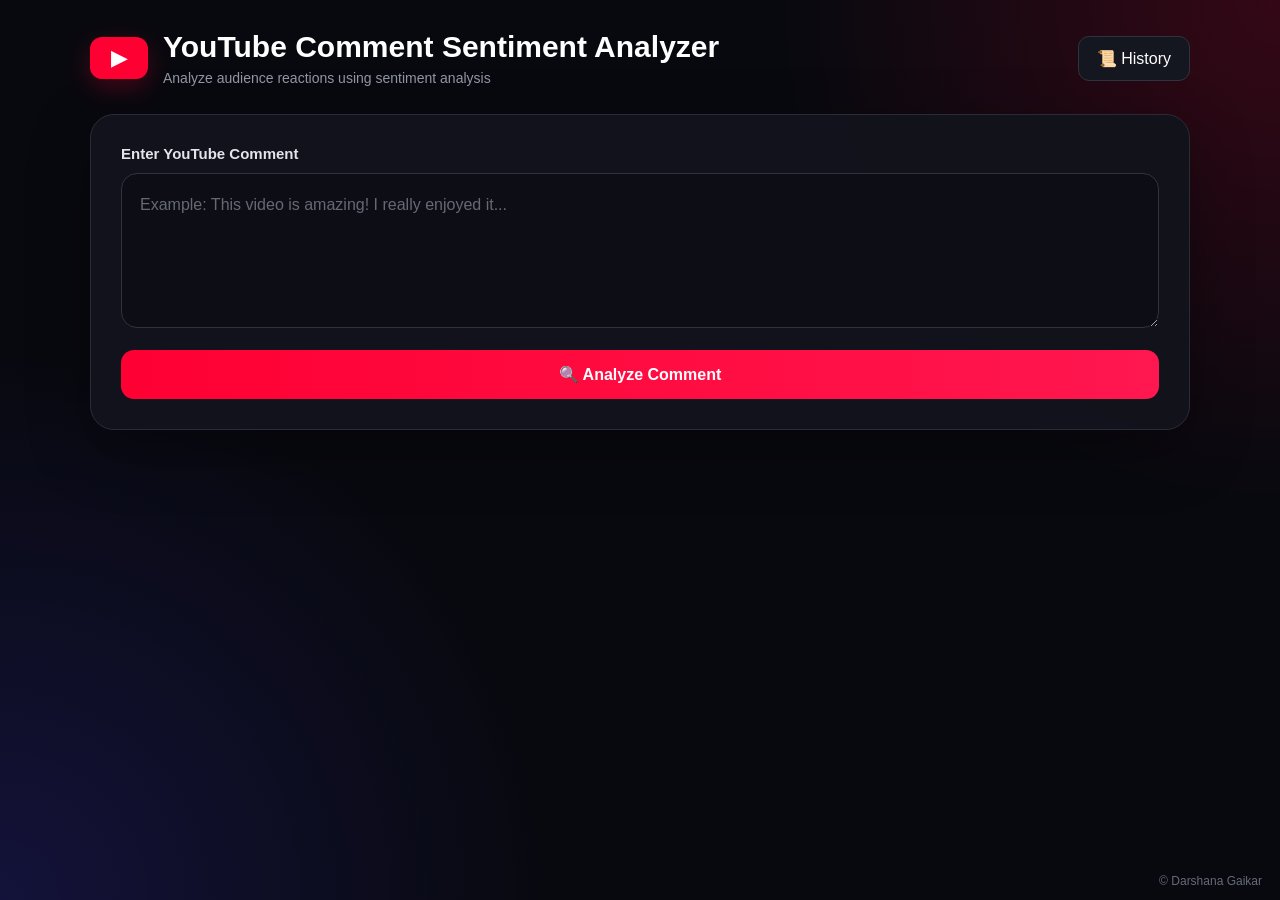
<file: YouTube-Comment-Sentiment-Analyzer/templates/index.html>
<!DOCTYPE html>
<html lang="en">

<head>
    <meta charset="UTF-8">
    <meta name="viewport" content="width=device-width, initial-scale=1.0">

    <title>YouTube Comment Sentiment Analyzer</title>

    <style>

        * {
            margin: 0;
            padding: 0;
            box-sizing: border-box;
            font-family: Arial, sans-serif;
        }

        body {
            min-height: 100vh;
            background:
                radial-gradient(
                    circle at top right,
                    rgba(255, 0, 51, 0.18),
                    transparent 32%
                ),
                radial-gradient(
                    circle at bottom left,
                    rgba(70, 60, 255, 0.18),
                    transparent 35%
                ),
                #08090f;

            color: white;
            padding: 30px;
        }

        .container {
            width: 100%;
            max-width: 1100px;
            margin: auto;
        }


        /* HEADER */

        .header {
            display: flex;
            justify-content: space-between;
            align-items: center;
            gap: 20px;
            margin-bottom: 28px;
        }

        .brand {
            display: flex;
            align-items: center;
            gap: 15px;
        }

        .youtube-icon {
            width: 58px;
            height: 42px;

            border-radius: 12px;

            background: #ff0033;

            display: flex;
            align-items: center;
            justify-content: center;

            font-size: 22px;

            box-shadow:
                0 8px 25px rgba(255, 0, 51, 0.25);
        }

        .header h1 {
            font-size: 30px;
        }

        .header p {
            margin-top: 6px;
            color: #9295a3;
            font-size: 14px;
        }


        /* HISTORY BUTTON */

        .history-btn {
            text-decoration: none;

            color: white;

            background: #151720;

            border: 1px solid #30323d;

            padding: 12px 18px;

            border-radius: 11px;

            transition: 0.25s;

            white-space: nowrap;
        }

        .history-btn:hover {
            border-color: #ff174f;
            transform: translateY(-2px);
        }


        /* MAIN CARD */

        .main-card {
            background: rgba(18, 19, 28, 0.96);

            border: 1px solid #292b38;

            border-radius: 24px;

            padding: 30px;

            box-shadow:
                0 20px 60px rgba(0, 0, 0, 0.35);
        }


        label {
            display: block;

            margin-bottom: 11px;

            color: #e4e5ea;

            font-size: 15px;

            font-weight: 600;
        }


        /* TEXTAREA */

        textarea {
            width: 100%;

            min-height: 155px;

            padding: 18px;

            resize: vertical;

            background: #0d0e15;

            color: white;

            border: 1px solid #30323e;

            border-radius: 16px;

            outline: none;

            font-size: 16px;

            line-height: 1.6;

            transition: 0.25s;
        }

        textarea::placeholder {
            color: #656875;
        }

        textarea:focus {
            border-color: #ff174f;

            box-shadow:
                0 0 0 3px rgba(255, 23, 79, 0.08);
        }


        /* BUTTON */

        .analyze-btn {
            width: 100%;

            margin-top: 18px;

            padding: 15px;

            border: none;

            border-radius: 13px;

            background:
                linear-gradient(
                    90deg,
                    #ff0033,
                    #ff174f
                );

            color: white;

            font-size: 16px;

            font-weight: 700;

            cursor: pointer;

            transition: 0.25s;
        }

        .analyze-btn:hover {
            transform: translateY(-2px);

            box-shadow:
                0 10px 28px rgba(255, 0, 51, 0.25);
        }

        .analyze-btn:active {
            transform: translateY(0);
        }


        /* ERROR */

        .error {
            display: none;

            margin-top: 15px;

            padding: 12px 15px;

            border-radius: 10px;

            background:
                rgba(255, 70, 90, 0.08);

            border:
                1px solid rgba(255, 70, 90, 0.2);

            color: #ff6b7d;

            font-size: 14px;
        }


        /* RESULT */

        .result {
            display: none;

            margin-top: 32px;
        }

        .result-title {
            margin-bottom: 18px;

            font-size: 21px;

            font-weight: 700;
        }


        /* STAT CARDS */

        .result-box {
            display: grid;

            grid-template-columns:
                repeat(4, 1fr);

            gap: 15px;
        }

        .stat {
            background: #101119;

            border: 1px solid #292b37;

            border-radius: 17px;

            padding: 20px;

            transition: 0.25s;
        }

        .stat:hover {
            transform: translateY(-3px);

            border-color: #3b3e4c;
        }

        .stat span {
            display: block;

            margin-bottom: 9px;

            color: #858895;

            font-size: 13px;
        }

        .stat strong {
            font-size: 22px;
        }


        /* RESULT COLORS */

        .sentiment {
            color: #00e676;
        }

        .score {
            color: #4da6ff;
        }


        /* COMMENT PREVIEW */

        .comment-preview {
            margin-top: 20px;

            padding: 20px;

            background: #0d0e15;

            border: 1px solid #292b37;

            border-radius: 17px;
        }

        .comment-preview > span {
            color: #858895;

            font-size: 13px;
        }

        .comment-preview p {
            margin-top: 10px;

            color: #d1d3da;

            line-height: 1.7;

            font-size: 15px;

            word-wrap: break-word;
        }


        /* COPYRIGHT */

        .copyright {
            position: fixed;

            right: 18px;

            bottom: 12px;

            color: #666a78;

            font-size: 12px;
        }


        /* TABLET */

        @media (max-width: 800px) {

            body {
                padding: 18px;
            }

            .header h1 {
                font-size: 24px;
            }

            .main-card {
                padding: 22px;
            }

            .result-box {
                grid-template-columns:
                    repeat(2, 1fr);
            }
        }


        /* MOBILE */

        @media (max-width: 600px) {

            .header {
                align-items: flex-start;

                flex-direction: column;
            }

            .history-btn {
                width: 100%;

                text-align: center;
            }
        }


        @media (max-width: 480px) {

            body {
                padding: 12px;
            }

            .youtube-icon {
                width: 48px;

                height: 36px;

                font-size: 18px;

                flex-shrink: 0;
            }

            .header h1 {
                font-size: 20px;

                line-height: 1.3;
            }

            .header p {
                font-size: 12px;
            }

            .main-card {
                padding: 17px;

                border-radius: 18px;
            }

            textarea {
                min-height: 140px;

                font-size: 15px;
            }

            .result-box {
                grid-template-columns: 1fr;
            }

            .stat {
                padding: 17px;
            }
        }

    </style>

</head>


<body>


<div class="container">


    <!-- HEADER -->

    <div class="header">

        <div class="brand">

            <div class="youtube-icon">
                ▶
            </div>

            <div>

                <h1>
                    YouTube Comment Sentiment Analyzer
                </h1>

                <p>
                    Analyze audience reactions using sentiment analysis
                </p>

            </div>

        </div>


        <a
            href="/history"
            class="history-btn">

            📜 History

        </a>

    </div>


    <!-- MAIN -->

    <div class="main-card">


        <label for="comment">
            Enter YouTube Comment
        </label>


        <textarea
            id="comment"
            placeholder="Example: This video is amazing! I really enjoyed it..."
        ></textarea>


        <button
            class="analyze-btn"
            onclick="analyzeComment()">

            🔍 Analyze Comment

        </button>


        <div
            id="error"
            class="error">
        </div>


        <!-- RESULT -->

        <div
            id="result"
            class="result">


            <div class="result-title">

                📊 Analysis Result

            </div>


            <div class="result-box">


                <div class="stat">

                    <span>
                        Sentiment
                    </span>

                    <strong
                        id="sentiment"
                        class="sentiment">

                        -

                    </strong>

                </div>


                <div class="stat">

                    <span>
                        Compound Score
                    </span>

                    <strong
                        id="compound"
                        class="score">

                        -

                    </strong>

                </div>


                <div class="stat">

                    <span>
                        Positive
                    </span>

                    <strong id="positive">

                        -

                    </strong>

                </div>


                <div class="stat">

                    <span>
                        Negative
                    </span>

                    <strong id="negative">

                        -

                    </strong>

                </div>


            </div>


            <div class="comment-preview">

                <span>
                    Analyzed Comment
                </span>

                <p id="commentText">
                </p>

            </div>


        </div>


    </div>


</div>


<!-- COPYRIGHT -->

<div class="copyright">

    © Darshana Gaikar

</div>


<script>


async function analyzeComment() {


    const commentInput =
        document.getElementById("comment");


    const resultBox =
        document.getElementById("result");


    const errorBox =
        document.getElementById("error");


    const comment =
        commentInput.value.trim();


    errorBox.style.display = "none";


    if (!comment) {

        errorBox.innerText =
            "Please enter a YouTube comment.";

        errorBox.style.display =
            "block";

        resultBox.style.display =
            "none";

        return;
    }


    try {


        const response =
            await fetch(
                "/analyze",
                {

                    method: "POST",

                    headers: {
                        "Content-Type":
                            "application/json"
                    },

                    body:
                        JSON.stringify({
                            comment: comment
                        })

                }
            );


        const data =
            await response.json();


        if (!response.ok) {

            throw new Error(
                data.error ||
                "Unable to analyze comment."
            );

        }


        document.getElementById(
            "sentiment"
        ).innerText =
            data.emoji +
            " " +
            data.sentiment;


        document.getElementById(
            "compound"
        ).innerText =
            data.compound;


        document.getElementById(
            "positive"
        ).innerText =
            data.positive + "%";


        document.getElementById(
            "negative"
        ).innerText =
            data.negative + "%";


        document.getElementById(
            "commentText"
        ).innerText =
            data.comment;


        /* SAVE TO HISTORY */

        const history =
            JSON.parse(
                localStorage.getItem(
                    "youtubeSentimentHistory"
                ) || "[]"
            );


        history.unshift({

            comment:
                data.comment,

            sentiment:
                data.sentiment,

            emoji:
                data.emoji,

            compound:
                data.compound,

            date:
                new Date().toLocaleString()

        });


        localStorage.setItem(

            "youtubeSentimentHistory",

            JSON.stringify(history)

        );


        resultBox.style.display =
            "block";


    }

    catch (error) {


        errorBox.innerText =
            "Server error. Please make sure the Flask server is running.";


        errorBox.style.display =
            "block";


        resultBox.style.display =
            "none";

    }

}


</script>


</body>

</html>
</file>
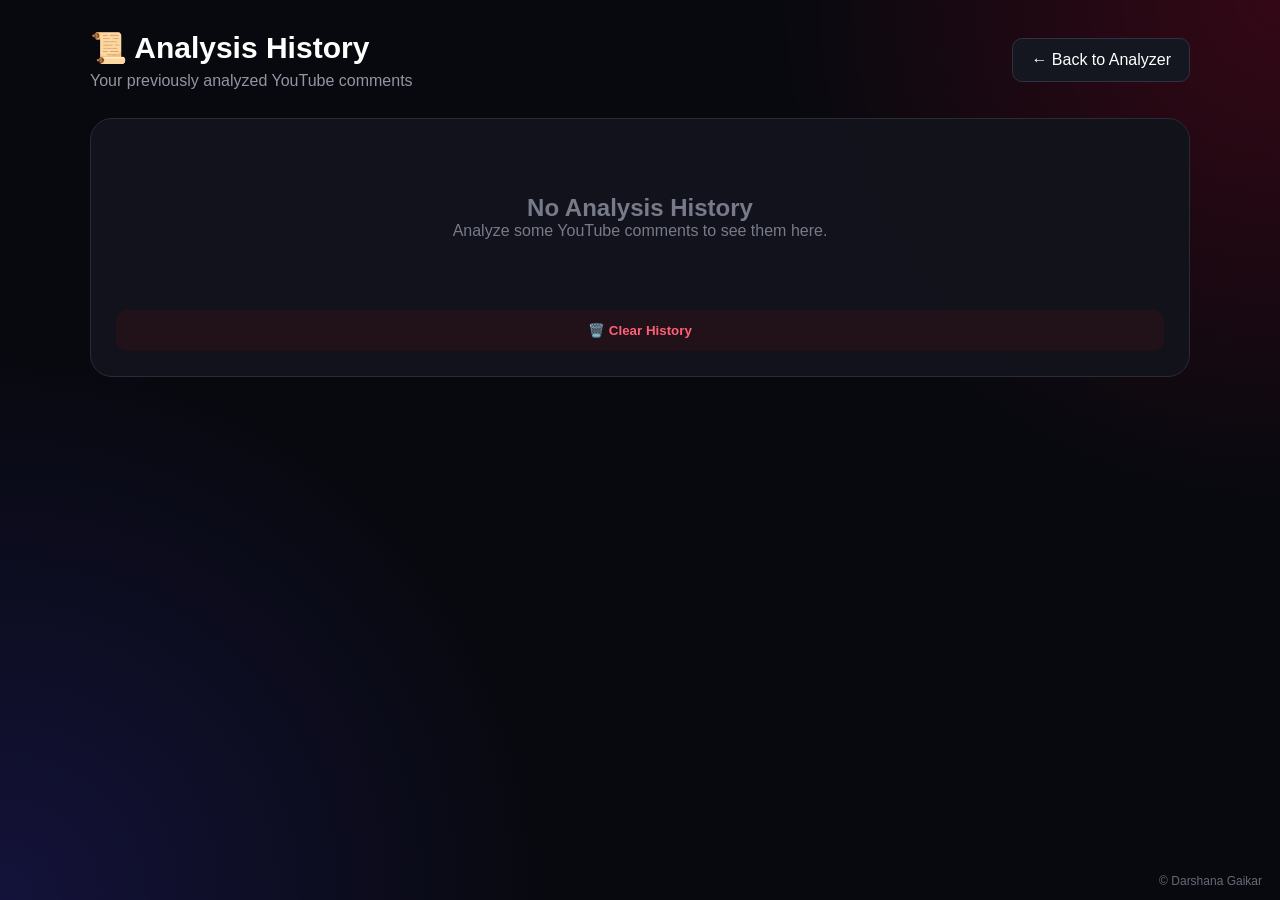
<file: YouTube-Comment-Sentiment-Analyzer/templates/history.html>
<!DOCTYPE html>
<html lang="en">
<head>
    <meta charset="UTF-8">
    <meta name="viewport" content="width=device-width, initial-scale=1.0">

    <title>Analysis History</title>

    <style>
        * {
            margin: 0;
            padding: 0;
            box-sizing: border-box;
            font-family: Arial, sans-serif;
        }

        body {
            min-height: 100vh;
            background:
                radial-gradient(circle at top right, rgba(255, 0, 51, 0.18), transparent 32%),
                radial-gradient(circle at bottom left, rgba(70, 60, 255, 0.18), transparent 35%),
                #08090f;
            color: white;
            padding: 30px;
        }

        .container {
            max-width: 1100px;
            margin: auto;
        }

        .top {
            display: flex;
            justify-content: space-between;
            align-items: center;
            gap: 15px;
            margin-bottom: 28px;
        }

        .title h1 {
            font-size: 30px;
        }

        .title p {
            color: #9295a3;
            margin-top: 7px;
        }

        .back-btn {
            text-decoration: none;
            color: white;
            background: #151720;
            border: 1px solid #30323d;
            padding: 12px 18px;
            border-radius: 10px;
        }

        .back-btn:hover {
            border-color: #ff174f;
        }

        .history-card {
            background: rgba(18, 19, 28, 0.96);
            border: 1px solid #292b38;
            border-radius: 22px;
            padding: 25px;
        }

        .history-item {
            background: #0e0f16;
            border: 1px solid #292b38;
            border-radius: 15px;
            padding: 18px;
            margin-bottom: 14px;
        }

        .history-item:last-child {
            margin-bottom: 0;
        }

        .history-header {
            display: flex;
            justify-content: space-between;
            gap: 10px;
            margin-bottom: 10px;
        }

        .sentiment {
            font-weight: bold;
        }

        .positive {
            color: #00e676;
        }

        .negative {
            color: #ff5570;
        }

        .neutral {
            color: #ffd54f;
        }

        .comment {
            color: #d1d3da;
            line-height: 1.6;
            word-break: break-word;
        }

        .score {
            margin-top: 10px;
            color: #4da6ff;
            font-size: 14px;
        }

        .empty {
            text-align: center;
            padding: 50px 20px;
            color: #777b89;
        }

        .clear-btn {
            margin-top: 20px;
            width: 100%;
            padding: 13px;
            border: none;
            border-radius: 11px;
            background: #211118;
            color: #ff6078;
            cursor: pointer;
            font-weight: bold;
        }

        .clear-btn:hover {
            background: #35151f;
        }

        .copyright {
            position: fixed;
            right: 18px;
            bottom: 12px;
            color: #666a78;
            font-size: 12px;
        }

        @media (max-width: 600px) {
            body {
                padding: 15px;
            }

            .top {
                align-items: flex-start;
                flex-direction: column;
            }

            .title h1 {
                font-size: 24px;
            }

            .back-btn {
                width: 100%;
                text-align: center;
            }
        }
    </style>
</head>

<body>

<div class="container">

    <div class="top">

        <div class="title">
            <h1>📜 Analysis History</h1>
            <p>Your previously analyzed YouTube comments</p>
        </div>

        <a href="/" class="back-btn">
            ← Back to Analyzer
        </a>

    </div>


    <div class="history-card">

        <div id="historyList"></div>

        <button
            class="clear-btn"
            onclick="clearHistory()">
            🗑️ Clear History
        </button>

    </div>

</div>


<div class="copyright">
    © Darshana Gaikar
</div>


<script>

function loadHistory() {

    const historyList =
        document.getElementById("historyList");

    const history =
        JSON.parse(
            localStorage.getItem("youtubeSentimentHistory") || "[]"
        );


    if (history.length === 0) {

        historyList.innerHTML = `
            <div class="empty">
                <h2>No Analysis History</h2>
                <p>Analyze some YouTube comments to see them here.</p>
            </div>
        `;

        return;
    }


    historyList.innerHTML = "";


    history.forEach(item => {

        let sentimentClass =
            item.sentiment.toLowerCase();


        const div =
            document.createElement("div");

        div.className = "history-item";


        div.innerHTML = `
            <div class="history-header">
                <strong class="sentiment ${sentimentClass}">
                    ${item.emoji} ${item.sentiment}
                </strong>

                <span style="color:#777b89;">
                    ${item.date}
                </span>
            </div>

            <div class="comment">
                ${item.comment}
            </div>

            <div class="score">
                Compound Score: ${item.compound}
            </div>
        `;


        historyList.appendChild(div);

    });

}


function clearHistory() {

    localStorage.removeItem(
        "youtubeSentimentHistory"
    );

    loadHistory();

}


loadHistory();

</script>

</body>
</html>
</file>
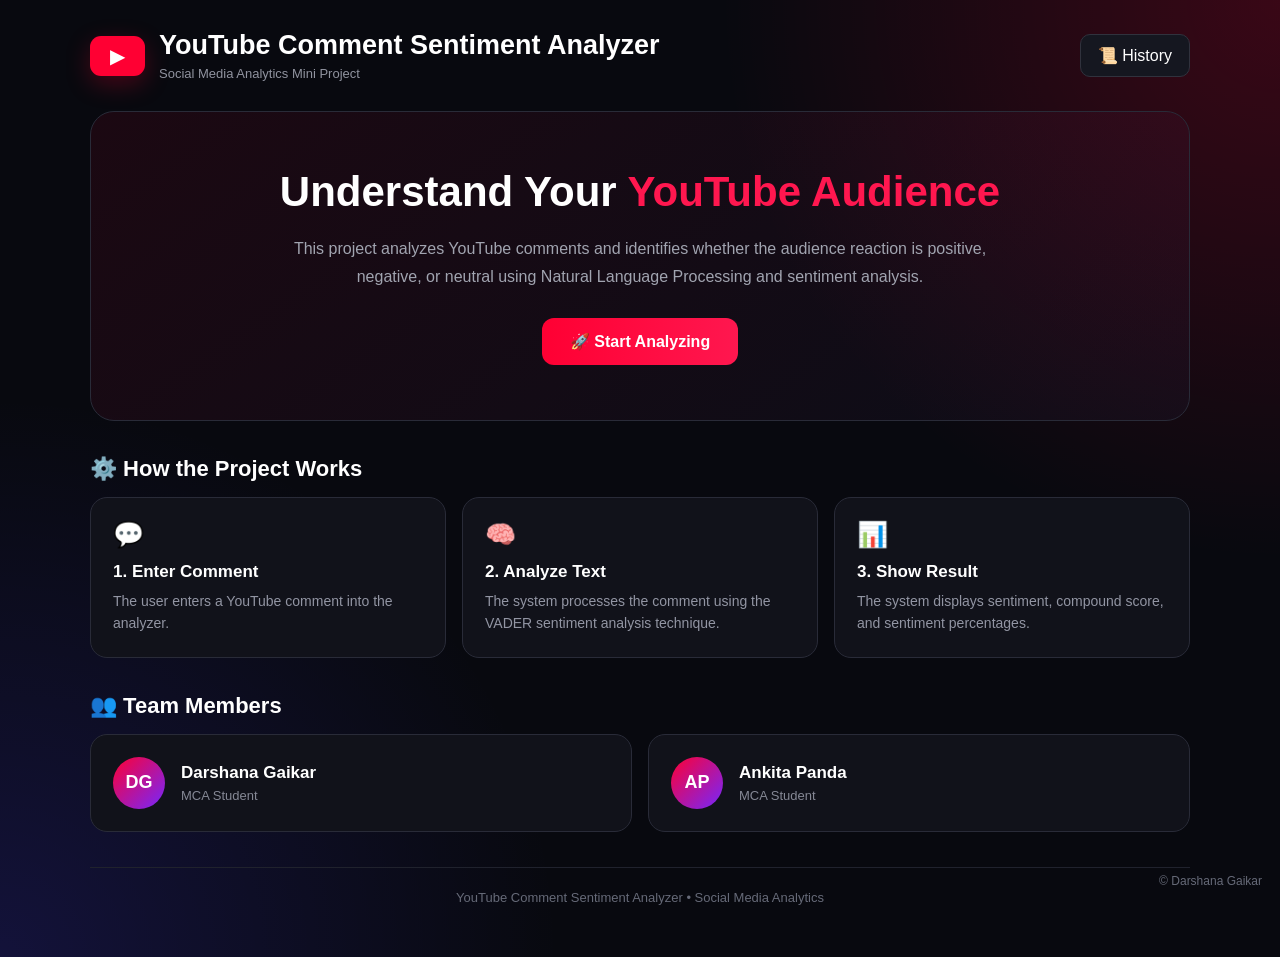
<file: YouTube-Comment-Sentiment-Analyzer/templates/home.html>
<!DOCTYPE html>
<html lang="en">

<head>
    <meta charset="UTF-8">
    <meta name="viewport" content="width=device-width, initial-scale=1.0">

    <title>YouTube Comment Sentiment Analyzer</title>

    <style>

        * {
            margin: 0;
            padding: 0;
            box-sizing: border-box;
            font-family: Arial, sans-serif;
        }

        body {
            min-height: 100vh;
            background:
                radial-gradient(
                    circle at top right,
                    rgba(255, 0, 51, 0.20),
                    transparent 35%
                ),
                radial-gradient(
                    circle at bottom left,
                    rgba(70, 60, 255, 0.18),
                    transparent 35%
                ),
                #08090f;

            color: white;
            padding: 30px;
        }

        .container {
            max-width: 1100px;
            margin: auto;
        }


        /* HEADER */

        .header {
            display: flex;
            justify-content: space-between;
            align-items: center;
            margin-bottom: 30px;
        }

        .logo {
            display: flex;
            align-items: center;
            gap: 14px;
        }

        .youtube {
            width: 55px;
            height: 40px;

            display: flex;
            align-items: center;
            justify-content: center;

            background: #ff0033;

            border-radius: 11px;

            font-size: 20px;

            box-shadow:
                0 8px 25px rgba(255, 0, 51, 0.25);
        }

        .logo h1 {
            font-size: 27px;
        }

        .logo p {
            color: #90939f;
            margin-top: 5px;
            font-size: 13px;
        }


        .history-btn {
            text-decoration: none;
            color: white;

            background: #151720;

            border: 1px solid #30323d;

            padding: 11px 17px;

            border-radius: 10px;

            transition: 0.25s;
        }

        .history-btn:hover {
            border-color: #ff174f;
        }


        /* HERO */

        .hero {
            text-align: center;

            padding: 55px 25px;

            background:
                linear-gradient(
                    145deg,
                    rgba(255, 0, 51, 0.08),
                    rgba(50, 50, 100, 0.10)
                );

            border: 1px solid #292b38;

            border-radius: 24px;
        }

        .hero h2 {
            font-size: 42px;
            line-height: 1.2;

            max-width: 850px;

            margin: auto;
        }

        .hero h2 span {
            color: #ff174f;
        }

        .hero p {
            max-width: 720px;

            margin: 18px auto 0;

            color: #a1a4b0;

            font-size: 16px;

            line-height: 1.7;
        }


        .start-btn {
            display: inline-block;

            margin-top: 28px;

            padding: 14px 28px;

            border-radius: 12px;

            background:
                linear-gradient(
                    90deg,
                    #ff0033,
                    #ff174f
                );

            color: white;

            text-decoration: none;

            font-weight: bold;

            transition: 0.25s;
        }

        .start-btn:hover {
            transform: translateY(-3px);

            box-shadow:
                0 12px 30px rgba(255, 0, 51, 0.25);
        }


        /* SECTIONS */

        .section-title {
            margin-top: 35px;

            margin-bottom: 15px;

            font-size: 22px;
        }


        .cards {
            display: grid;

            grid-template-columns:
                repeat(3, 1fr);

            gap: 16px;
        }

        .card {
            background: #11121a;

            border: 1px solid #292b38;

            border-radius: 17px;

            padding: 22px;

            min-height: 150px;

            transition: 0.25s;
        }

        .card:hover {
            transform: translateY(-4px);

            border-color: #3b3e4c;
        }

        .card-icon {
            font-size: 25px;

            margin-bottom: 13px;
        }

        .card h3 {
            margin-bottom: 8px;

            font-size: 17px;
        }

        .card p {
            color: #9295a3;

            font-size: 14px;

            line-height: 1.6;
        }


        /* TEAM */

        .team {
            display: grid;

            grid-template-columns:
                repeat(2, 1fr);

            gap: 16px;
        }

        .member {
            background: #11121a;

            border: 1px solid #292b38;

            border-radius: 17px;

            padding: 22px;

            display: flex;

            align-items: center;

            gap: 16px;
        }

        .avatar {
            width: 52px;
            height: 52px;

            border-radius: 50%;

            display: flex;

            align-items: center;

            justify-content: center;

            background:
                linear-gradient(
                    135deg,
                    #ff0033,
                    #7427ff
                );

            font-weight: bold;

            font-size: 18px;
        }

        .member h3 {
            font-size: 17px;
        }

        .member p {
            color: #858895;

            margin-top: 5px;

            font-size: 13px;
        }


        /* FOOTER */

        .footer {
            text-align: center;

            margin-top: 35px;

            padding: 22px;

            color: #666a78;

            border-top: 1px solid #20222d;

            font-size: 13px;
        }


        /* COPYRIGHT */

        .copyright {
            position: fixed;

            right: 18px;

            bottom: 12px;

            color: #666a78;

            font-size: 12px;
        }


        /* TABLET */

        @media (max-width: 800px) {

            body {
                padding: 18px;
            }

            .hero h2 {
                font-size: 34px;
            }

            .cards {
                grid-template-columns: 1fr;
            }

        }


        /* MOBILE */

        @media (max-width: 600px) {

            .header {
                align-items: flex-start;

                flex-direction: column;

                gap: 15px;
            }

            .history-btn {
                width: 100%;

                text-align: center;
            }

            .hero {
                padding: 38px 18px;
            }

            .hero h2 {
                font-size: 28px;
            }

            .hero p {
                font-size: 14px;
            }

            .team {
                grid-template-columns: 1fr;
            }

        }

    </style>

</head>


<body>


<div class="container">


    <!-- HEADER -->

    <div class="header">

        <div class="logo">

            <div class="youtube">
                ▶
            </div>

            <div>

                <h1>
                    YouTube Comment Sentiment Analyzer
                </h1>

                <p>
                    Social Media Analytics Mini Project
                </p>

            </div>

        </div>


        <a
            href="/history"
            class="history-btn">

            📜 History

        </a>

    </div>


    <!-- HERO -->

    <section class="hero">

        <h2>
            Understand Your
            <span>YouTube Audience</span>
        </h2>

        <p>
            This project analyzes YouTube comments and identifies
            whether the audience reaction is positive, negative,
            or neutral using Natural Language Processing and
            sentiment analysis.
        </p>


        <a
            href="/analyzer"
            class="start-btn">

            🚀 Start Analyzing

        </a>

    </section>


    <!-- HOW IT WORKS -->

    <h2 class="section-title">
        ⚙️ How the Project Works
    </h2>


    <div class="cards">


        <div class="card">

            <div class="card-icon">
                💬
            </div>

            <h3>
                1. Enter Comment
            </h3>

            <p>
                The user enters a YouTube comment
                into the analyzer.
            </p>

        </div>


        <div class="card">

            <div class="card-icon">
                🧠
            </div>

            <h3>
                2. Analyze Text
            </h3>

            <p>
                The system processes the comment
                using the VADER sentiment analysis
                technique.
            </p>

        </div>


        <div class="card">

            <div class="card-icon">
                📊
            </div>

            <h3>
                3. Show Result
            </h3>

            <p>
                The system displays sentiment,
                compound score, and sentiment
                percentages.
            </p>

        </div>


    </div>


    <!-- TEAM -->

    <h2 class="section-title">
        👥 Team Members
    </h2>


    <div class="team">


        <div class="member">

            <div class="avatar">
                DG
            </div>

            <div>

                <h3>
                    Darshana Gaikar
                </h3>

                <p>
                    MCA Student
                </p>

            </div>

        </div>


        <div class="member">

            <div class="avatar">
                AP
            </div>

            <div>

                <h3>
                    Ankita Panda
                </h3>

                <p>
                    MCA Student
                </p>

            </div>

        </div>


    </div>


    <!-- FOOTER -->

    <div class="footer">

        YouTube Comment Sentiment Analyzer
        •
        Social Media Analytics

    </div>


</div>


<div class="copyright">

    © Darshana Gaikar

</div>


</body>

</html>
</file>
